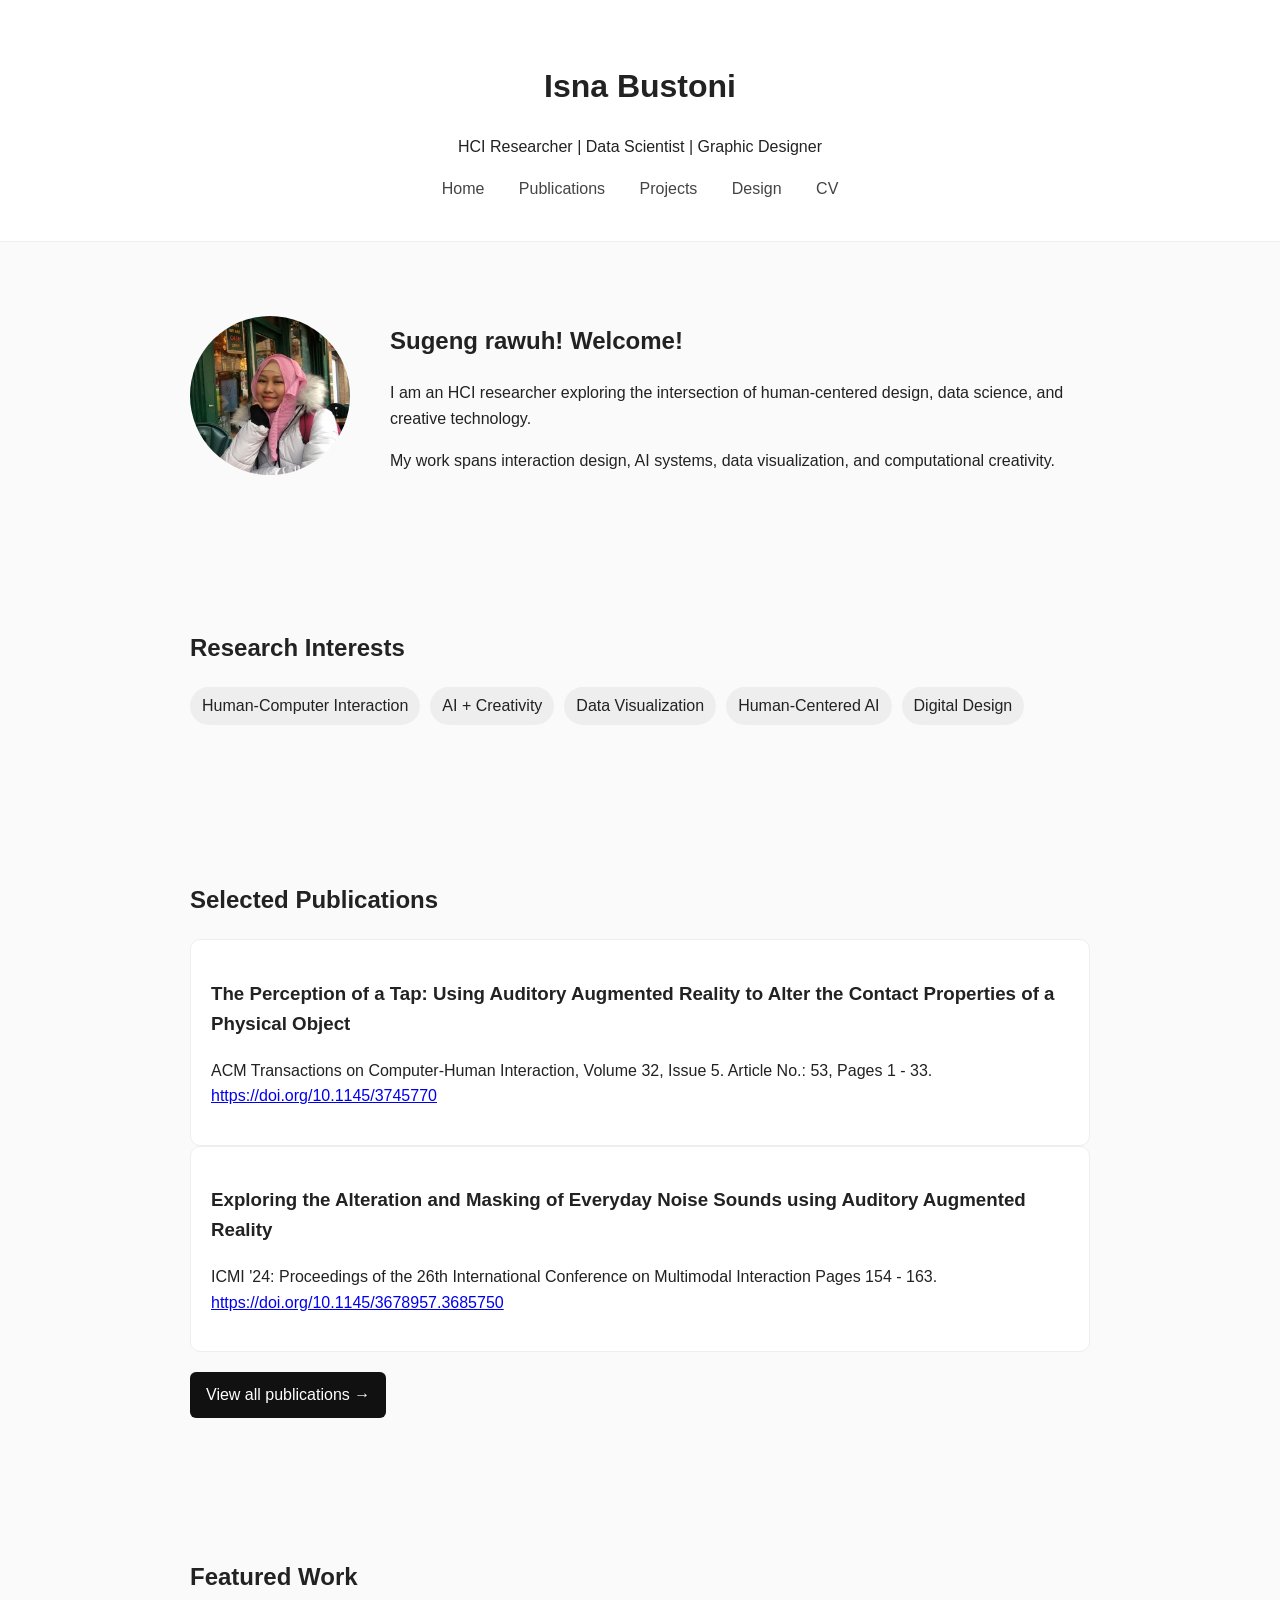
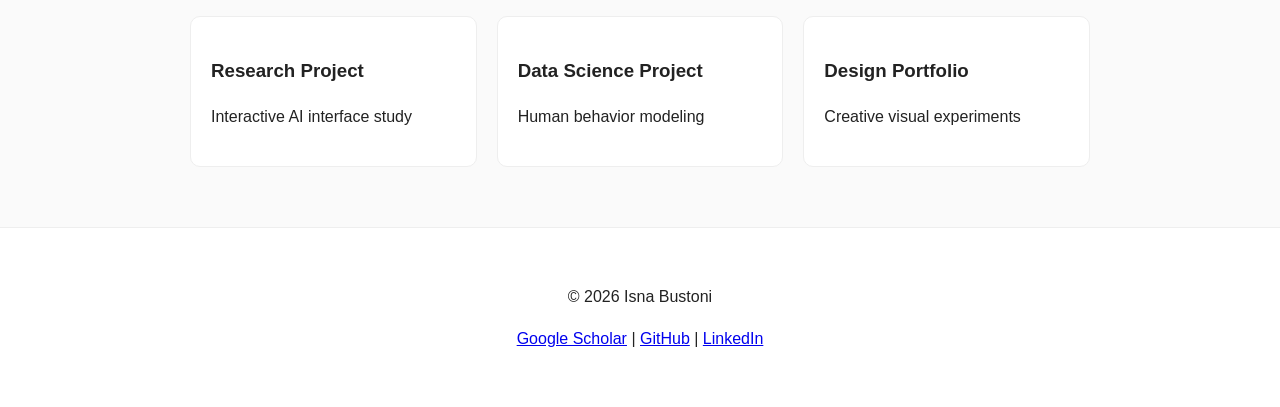
<file: index.html>
<!DOCTYPE html>
<html lang="en">
<head>
<meta charset="UTF-8">
<title>Isna Bustoni | HCI Researcher</title>
<link rel="stylesheet" href="css/style.css">
</head>

<body>

<header>
<h1>Isna Bustoni</h1>
<p>HCI Researcher | Data Scientist | Graphic Designer</p>

<nav>
<a href="index.html">Home</a>
<a href="publications.html">Publications</a>
<a href="projects.html">Projects</a>
<a href="design.html">Design</a>
<a href="cv.html">CV</a>
</nav>
</header>


<section class="hero">

<img src="images/profile.jpeg" class="profile">

<div>

<h2>Sugeng rawuh! Welcome! </h2>

<p>
I am an HCI researcher exploring the intersection of
human-centered design, data science, and creative technology.
</p>

<p>
My work spans interaction design, AI systems,
data visualization, and computational creativity.
</p>

</div>

</section>


<section>

<h2>Research Interests</h2>

<ul class="tags">
<li>Human-Computer Interaction</li>
<li>AI + Creativity</li>
<li>Data Visualization</li>
<li>Human-Centered AI</li>
<li>Digital Design</li>
</ul>

</section>


<section>

<h2>Selected Publications</h2>

<div class="card">

<h3>The Perception of a Tap: Using Auditory Augmented Reality to Alter the Contact Properties of a Physical Object</h3>
<p>ACM Transactions on Computer-Human Interaction, Volume 32, Issue 5. Article No.: 53, Pages 1 - 33.
  <a href="https://doi.org/10.1145/3745770">https://doi.org/10.1145/3745770</a> 
</p>

</div>

<div class="card">

<h3>Exploring the Alteration and Masking of Everyday Noise Sounds using Auditory Augmented Reality</h3>
<p>ICMI '24: Proceedings of the 26th International Conference on Multimodal Interaction
Pages 154 - 163. <a href="https://doi.org/10.1145/3678957.3685750">https://doi.org/10.1145/3678957.3685750</a></p>

</div>

<a class="button" href="publications.html">
View all publications →
</a>

</section>


<section>

<h2>Featured Work</h2>

<div class="grid">

<div class="card">
<h3>Research Project</h3>
<p>Interactive AI interface study</p>
</div>

<div class="card">
<h3>Data Science Project</h3>
<p>Human behavior modeling</p>
</div>

<div class="card">
<h3>Design Portfolio</h3>
<p>Creative visual experiments</p>
</div>

</div>

</section>


<footer>

<p>© 2026 Isna Bustoni</p>

<p>
<a href="https://scholar.google.com/citations?user=DyrzFsUAAAAJ&hl=id">Google Scholar</a> |
<a href="https://github.com/isnabustoni">GitHub</a> |
<a href="https://www.linkedin.com/in/isnabustoni/">LinkedIn</a>
</p>

</footer>

</body>
</html>
</file>
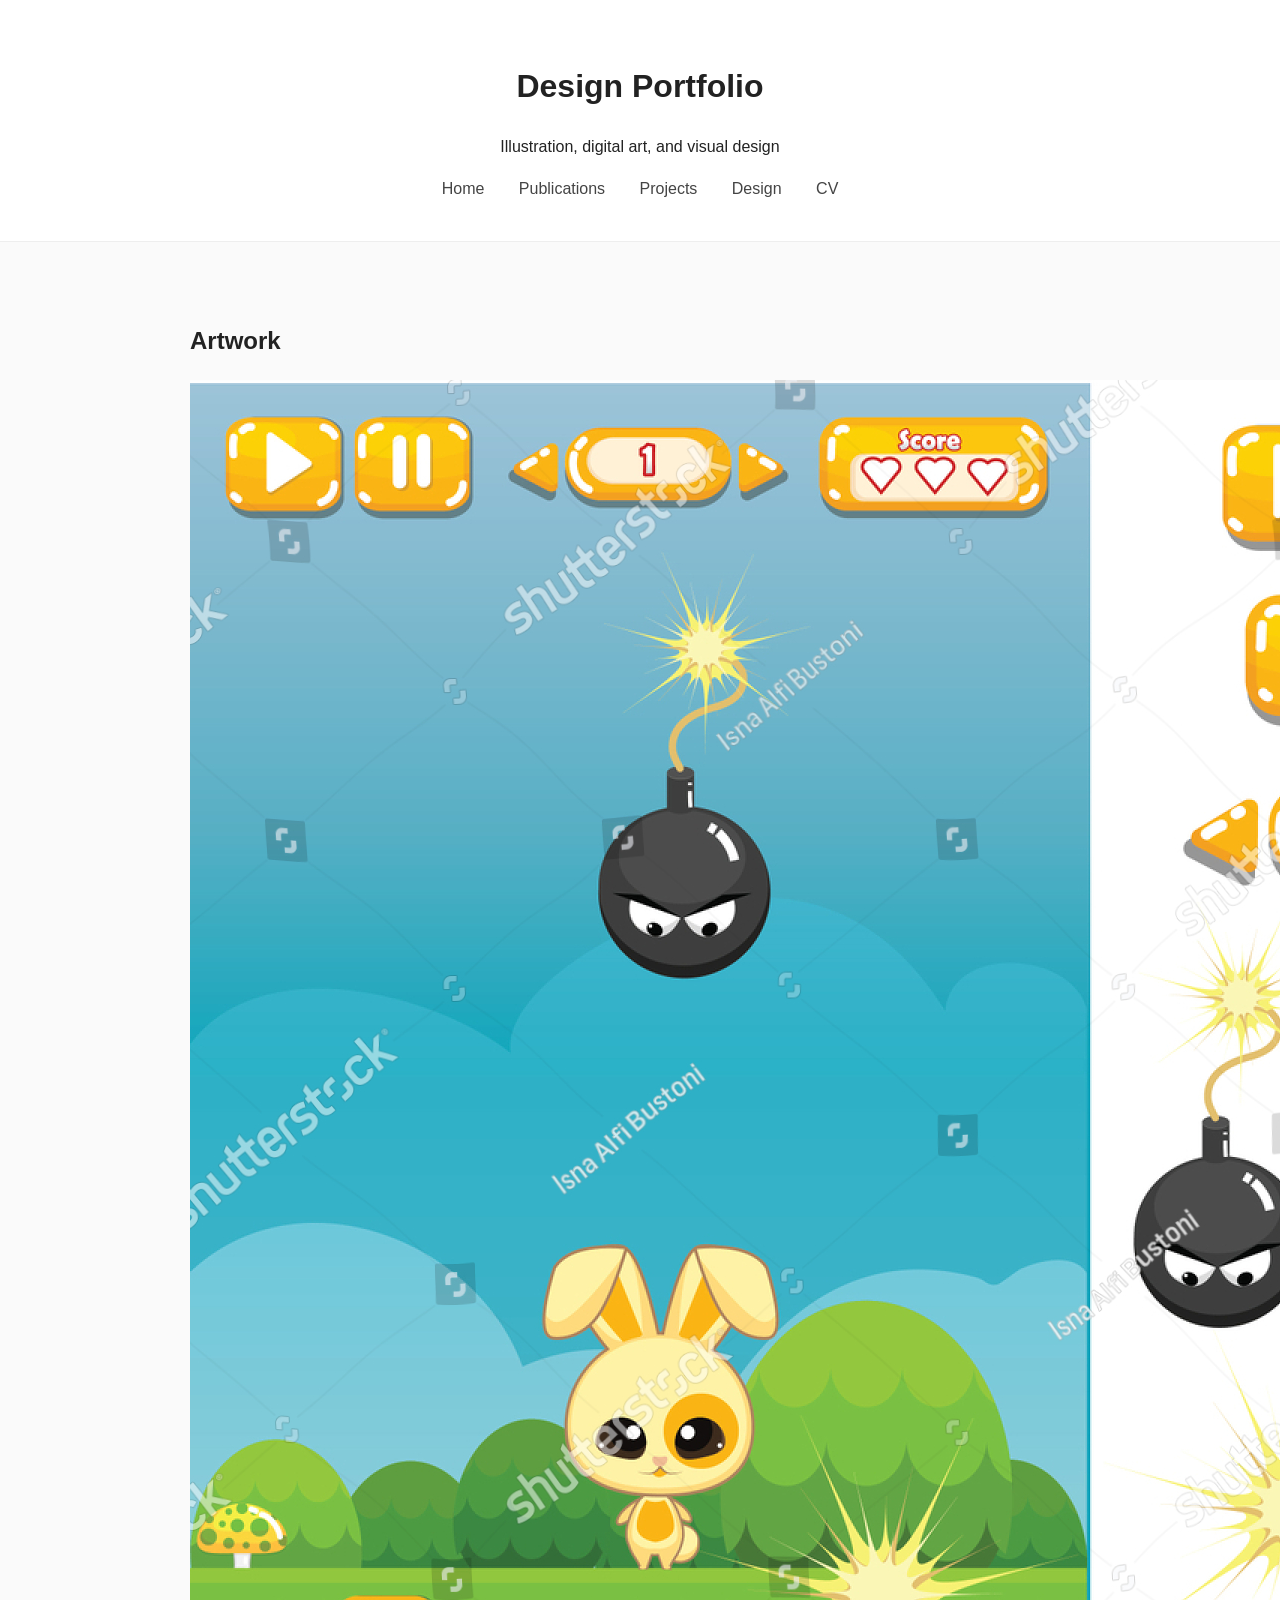
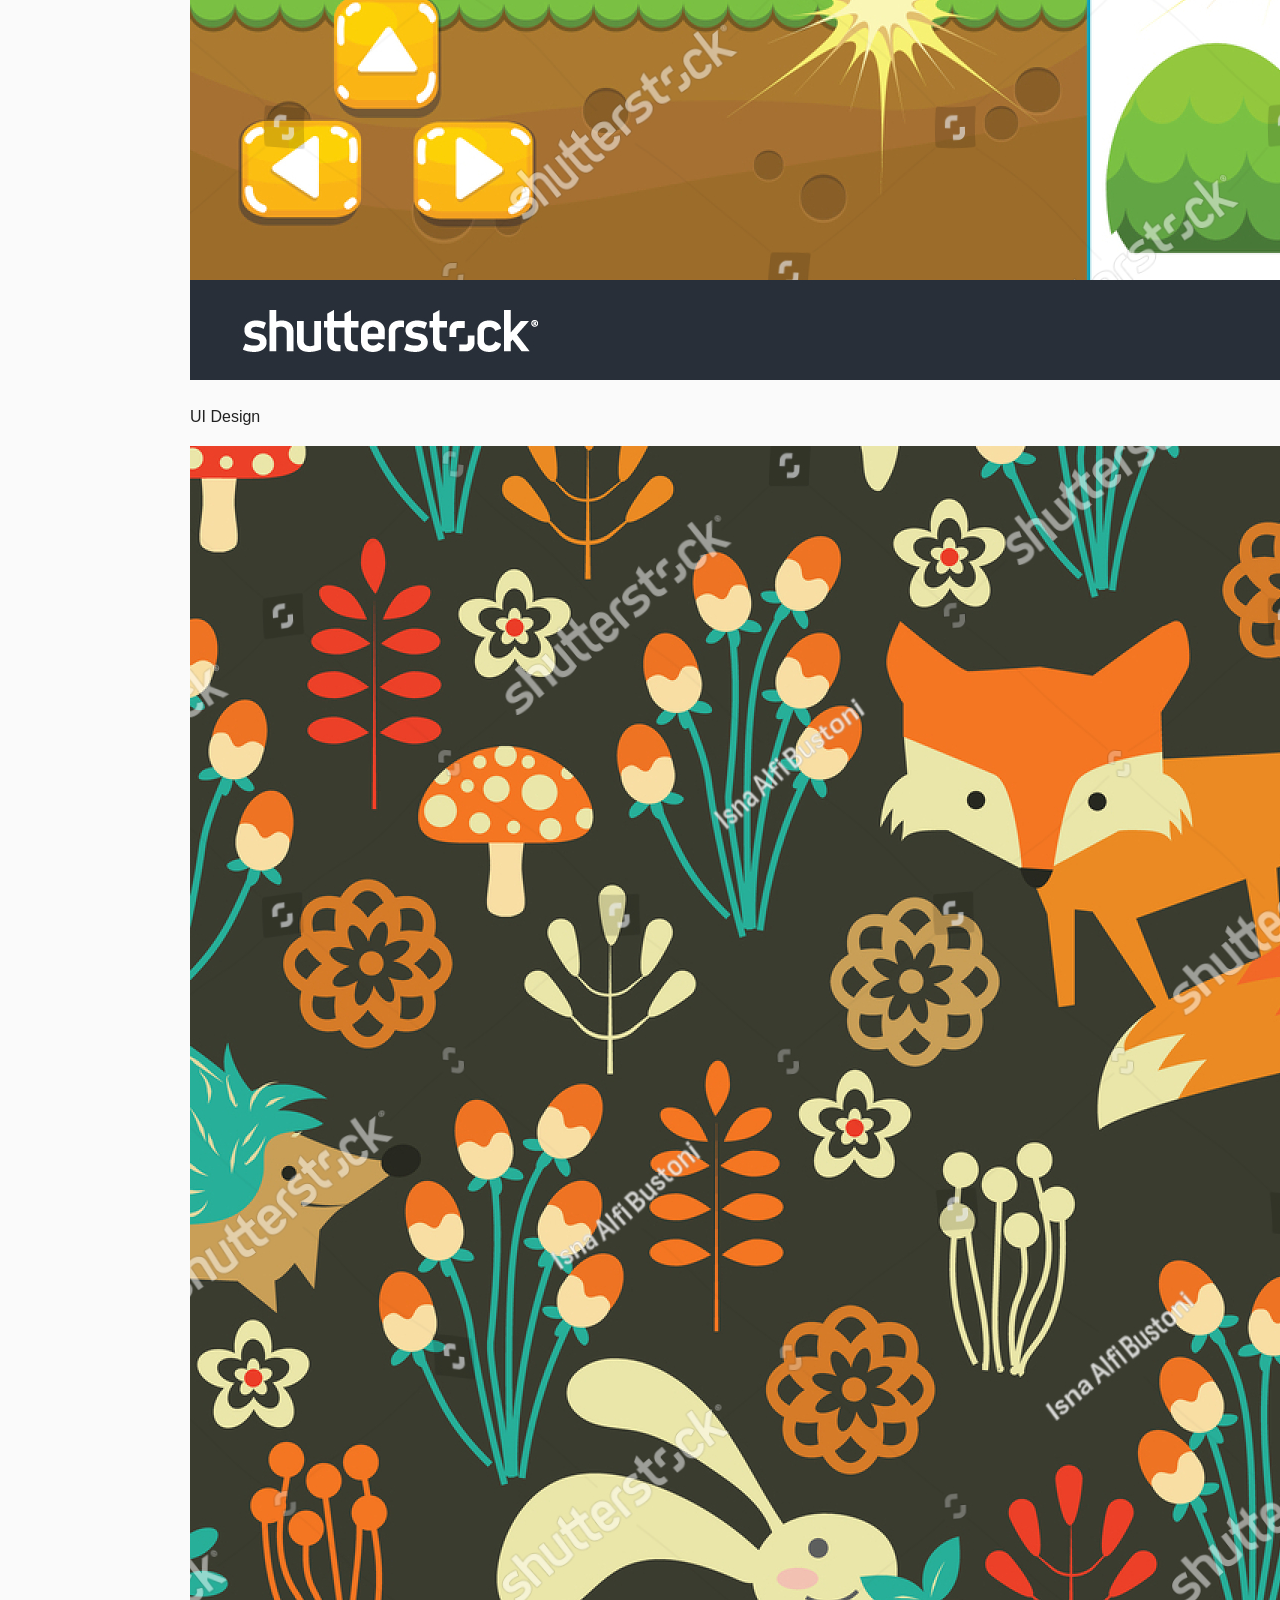
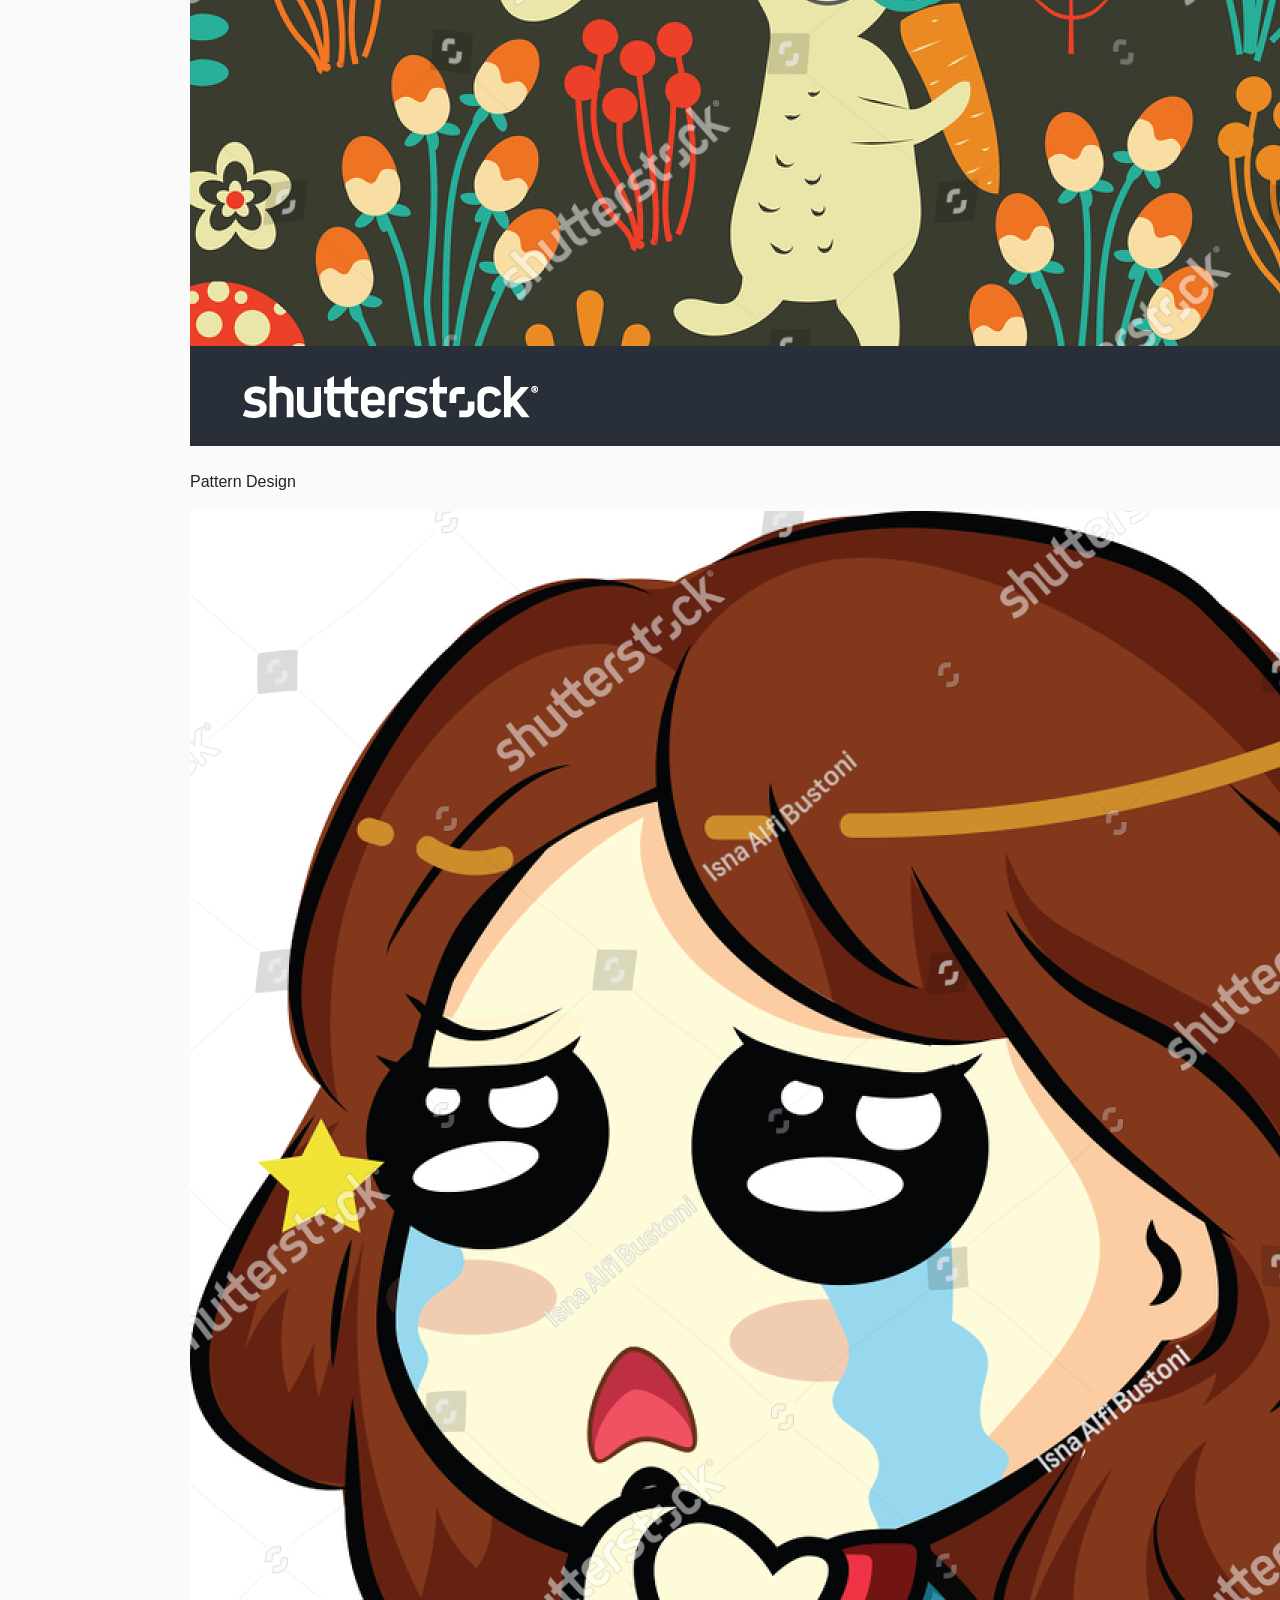
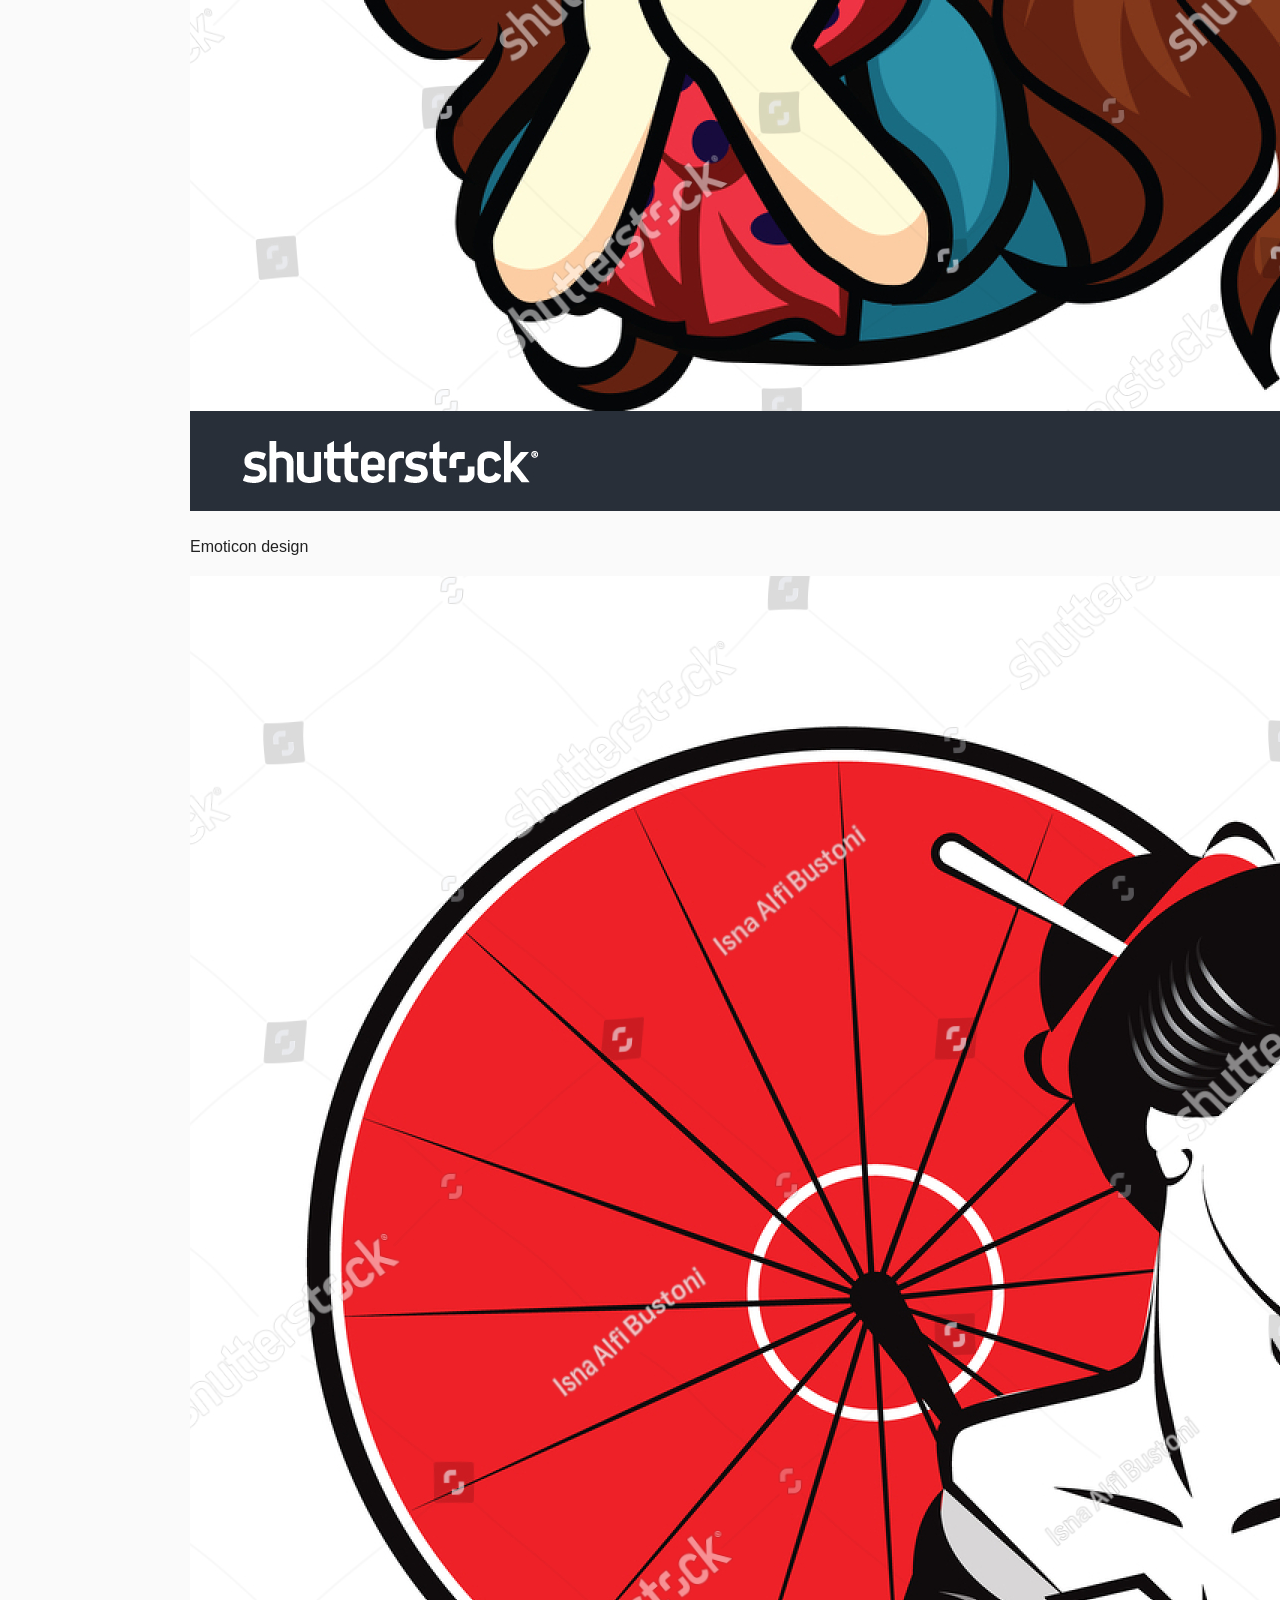
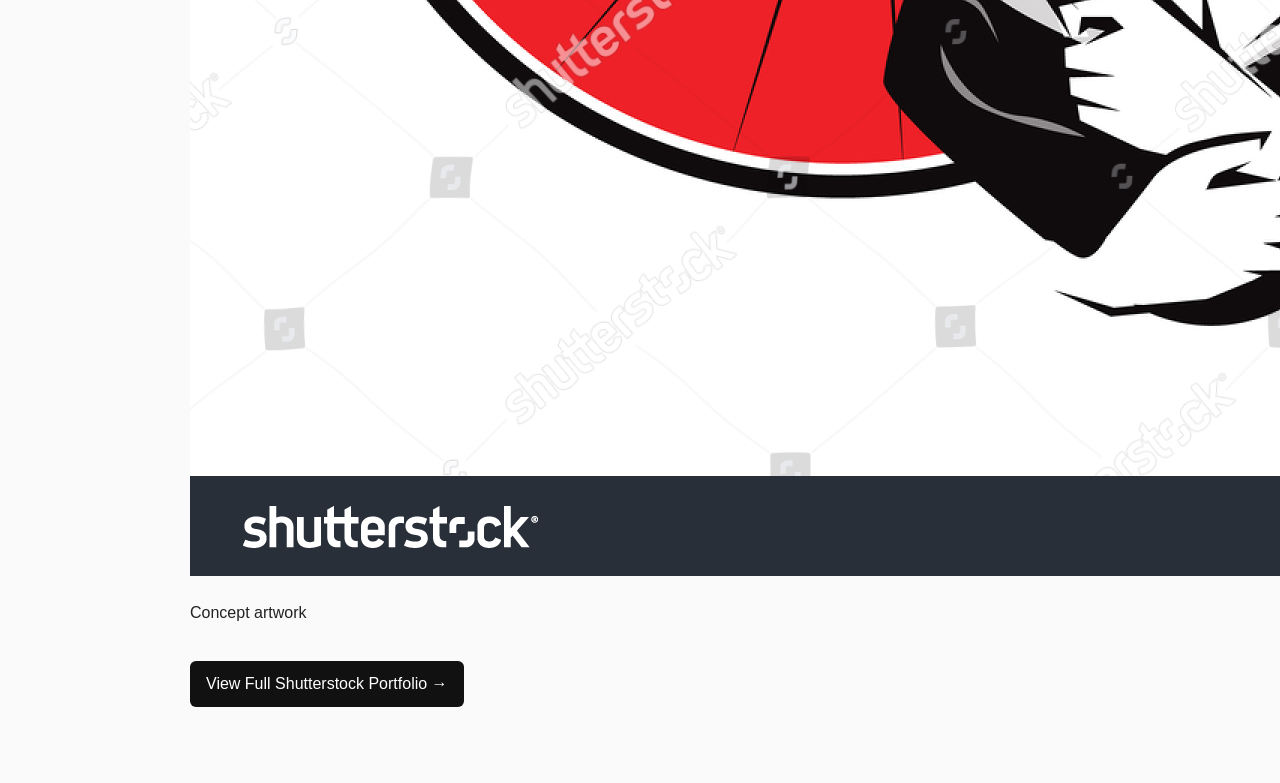
<file: design.html>
<!DOCTYPE html>
<html>
<head>

<title>Design Portfolio</title>
<link rel="stylesheet" href="css/style.css">

</head>

<body>

<header>

<h1>Design Portfolio</h1>
<p>Illustration, digital art, and visual design</p>

<nav>
<a href="index.html">Home</a>
<a href="publications.html">Publications</a>
<a href="projects.html">Projects</a>
<a href="design.html">Design</a>
<a href="cv.html">CV</a>
</nav>

</header>


<section>

<h2>Artwork</h2>

<div class="design-grid">

<div class="design-card">

<a href="https://www.shutterstock.com/g/isnaalfi" target="_blank">
<img src="images/stock-vector-bunny-jump-and-run-game-asset-user-interface-include-background-and-cute-character-1171257301.jpg">
</a>

<p>UI Design</p>

</div>

<div class="design-card">

<a href="https://www.shutterstock.com/g/isnaalfi" target="_blank">
<img src="images/stock-vector-cute-season-rabbit-fox-hedgehog-seamless-pattern-1826082653.jpg">
</a>

<p>Pattern Design</p>

</div>


<div class="design-card">

<a href="https://www.shutterstock.com/g/isnaalfi" target="_blank">
<img src="images/stock-vector-cute-crying-baby-emoticon-of-brown-haired-girl-1171434997.jpg">
</a>

<p>Emoticon design</p>

</div>


<div class="design-card">

<a href="https://www.shutterstock.com/g/isnaalfi" target="_blank">
<img src="images/stock-vector-beautiful-japanese-geisha-with-red-umbrella-vector-illustration-1826204852.jpg">
</a>

<p>Concept artwork</p>

</div>

</div>

<p class="center">
<a class="button" href="https://www.shutterstock.com/g/isnaalfi" target="_blank">
View Full Shutterstock Portfolio →
</a>
</p>

</section>

</body>
</html>
</file>
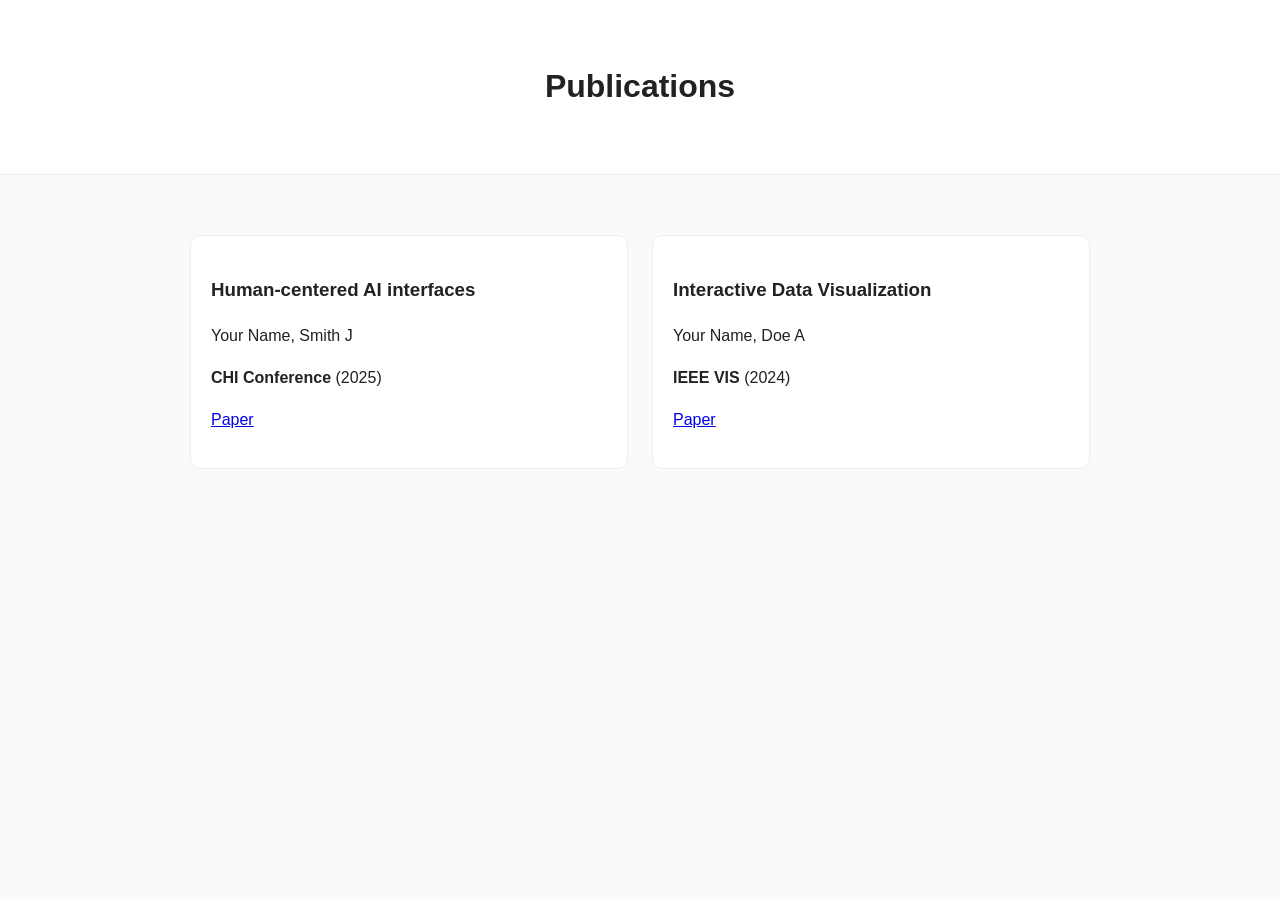
<file: publication.html>
<!DOCTYPE html>
<html>
<head>

<title>Publications</title>
<link rel="stylesheet" href="css/style.css">

</head>

<body>

<header>
<h1>Publications</h1>
</header>

<section>

<div id="pub-list"></div>

</section>


<script>

fetch("data/publications.json")
.then(response => response.json())
.then(data => {

const container = document.getElementById("pub-list");

data.forEach(pub => {

const div = document.createElement("div");
div.className = "card";

div.innerHTML = `
<h3>${pub.title}</h3>
<p>${pub.authors}</p>
<p><b>${pub.venue}</b> (${pub.year})</p>
<p><a href="${pub.link}">Paper</a></p>
`;

container.appendChild(div);

});

});

</script>

</body>
</html>
</file>
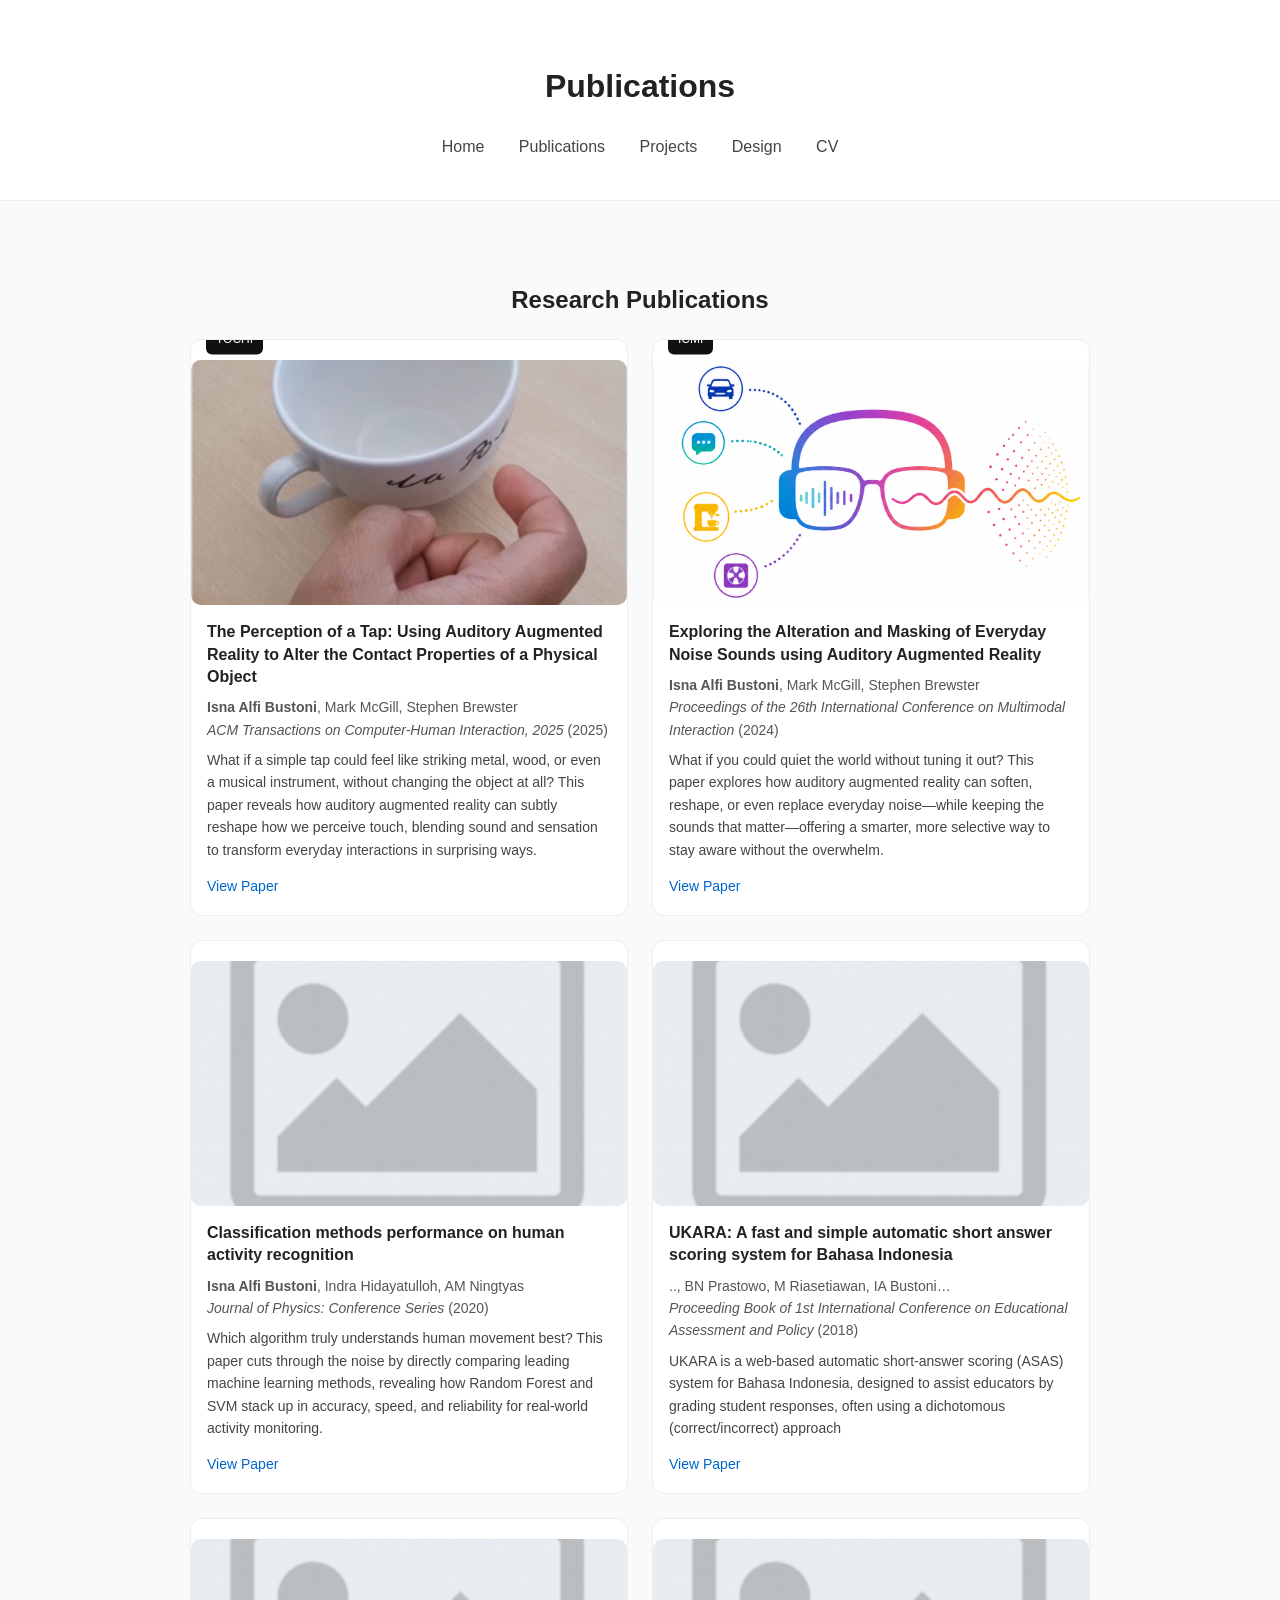
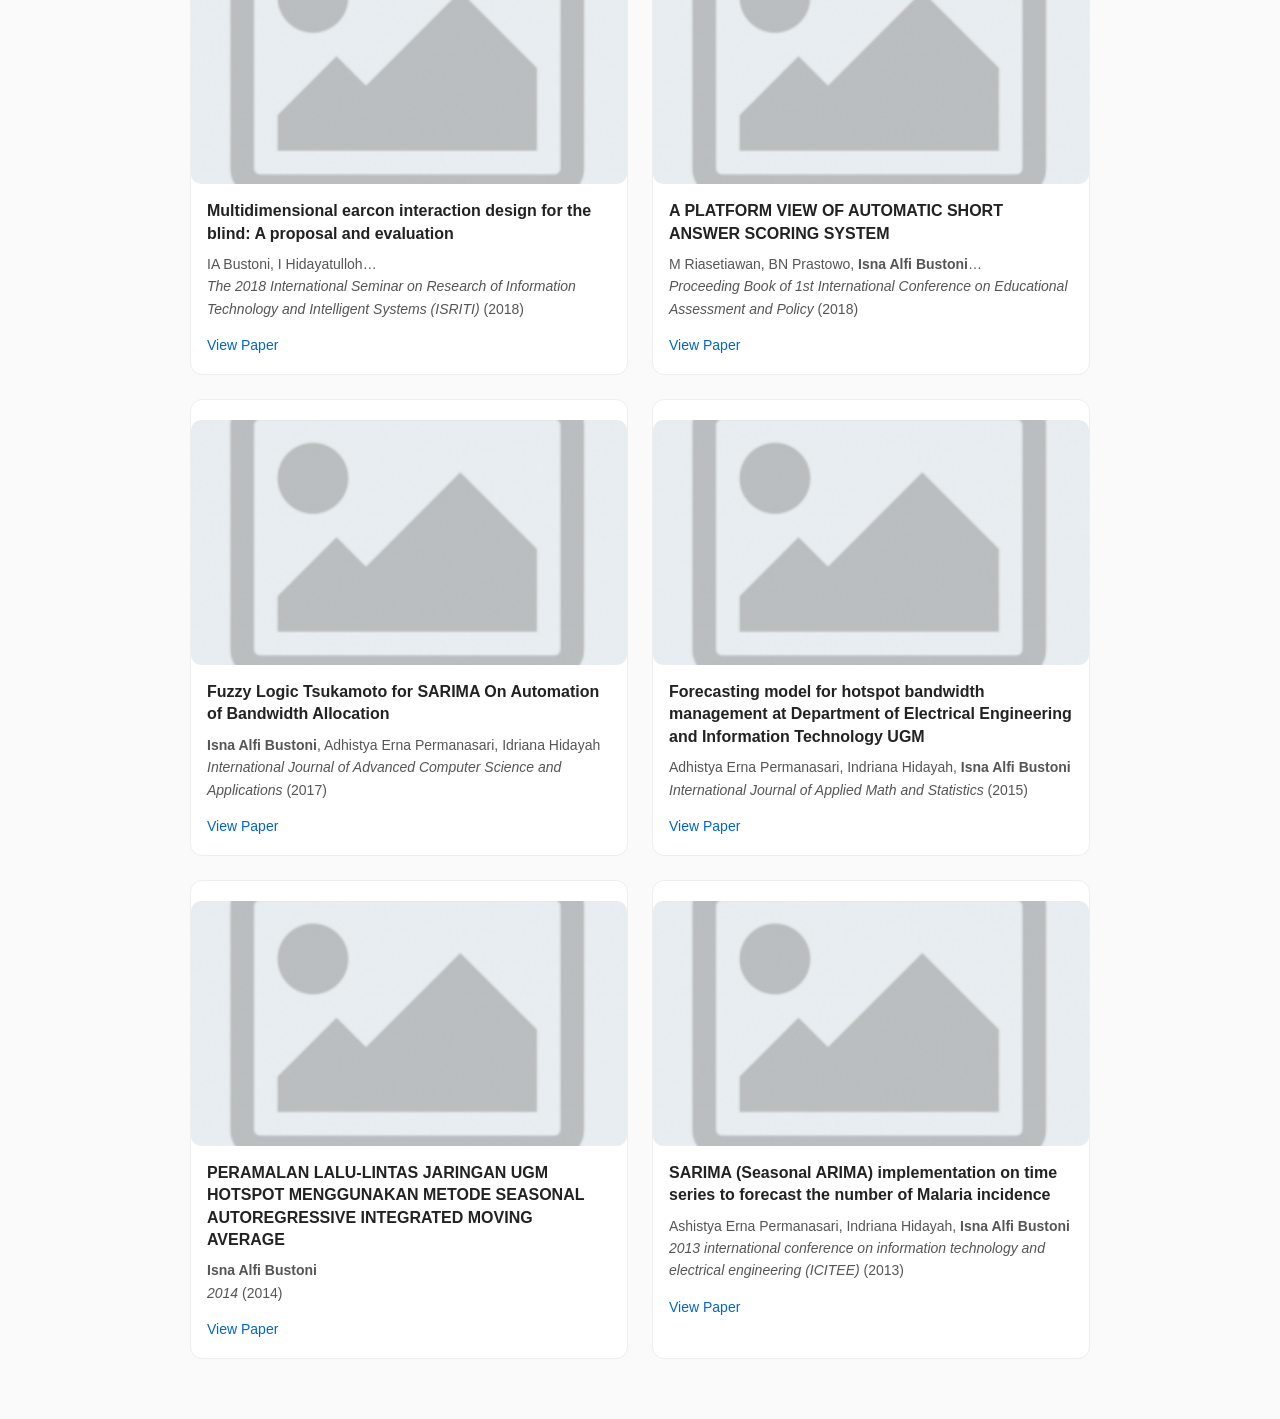
<file: publications.html>
<!DOCTYPE html>
<html>

<head>
<meta charset="UTF-8">
<title>Publications</title>
<link rel="stylesheet" href="css/style.css">
</head>

<body>

<header>
<h1>Publications</h1>

<nav>
<a href="index.html">Home</a>
<a href="publications.html">Publications</a>
<a href="projects.html">Projects</a>
<a href="design.html">Design</a>
<a href="cv.html">CV</a>
</nav>
</header>

<section>

<h2 style="text-align:center;">Research Publications</h2>

<div id="pub-list"></div>

</section>

<script>

fetch("data/google_scholar.json")
.then(response => response.json())
.then(data => {

  const container = document.getElementById("pub-list");

  // sort newest first
  data.sort((a,b) => b.year - a.year);

  data.forEach(pub => {

    const div = document.createElement("div");
    div.className = "pub-card";

    // highlight your name
    let authors = pub.authors || "";
    authors = authors.replace("Isna Alfi Bustoni", "<strong>Isna Alfi Bustoni</strong>");

    // thumbnail fallback
    const thumbnail = pub.thumbnail || "images/default.png";
    const tag = pub.tag || "";

    div.innerHTML = `
      ${tag ? `<div class="pub-tag">${tag}</div>` : ""}
    
      <div class="pub-thumb">
        <img src="${thumbnail}" alt="thumbnail">
      </div>
    
      <div class="pub-content">
    
        <div class="pub-title">
          ${pub.title}
        </div>
    
        <div class="pub-meta">
          ${authors}<br>
          <i>${pub.venue}</i> (${pub.year})
        </div>
    
        <div class="pub-desc">
          ${pub.description || ""}
        </div>
    
        <div class="pub-links">
          <a href="${pub.link}" target="_blank">View Paper</a>
        </div>
    
      </div>
    `;



    
    // const thumbnail = pub.thumbnail || "images/default.jpg";

    // div.innerHTML = `
    //   <div class="pub-thumb">
    //     <img src="${thumbnail}" alt="thumbnail">
    //   </div>

    //   <div class="pub-content">

    //     <div class="pub-title">
    //       ${pub.title}
    //     </div>

    //     <div class="pub-meta">
    //       ${authors}<br>
    //       <i>${pub.venue || ""}</i> (${pub.year || ""})
    //     </div>

    //     <div class="pub-desc">
    //       ${pub.description || "Research in HCI, AI, or data-driven systems."}
    //     </div>

    //     <div class="pub-links">
    //       <a href="${pub.link}" target="_blank">View Paper</a>
    //     </div>

    //   </div>
    // `;

    container.appendChild(div);

  });

})
.catch(error => console.error("Error loading publications:", error));

</script>

</body>
</html>
</file>
<file: css/style.css>
body{
font-family: -apple-system, BlinkMacSystemFont, sans-serif;
margin:0;
line-height:1.6;
background:#fafafa;
color:#222;
}

header{
text-align:center;
padding:40px;
background:white;
border-bottom:1px solid #eee;
}

nav a{
margin:0 15px;
text-decoration:none;
color:#444;
font-weight:500;
}

.hero{
display:flex;
align-items:center;
justify-content:center;
gap:40px;
padding:60px;
}

.profile{
width:160px;
border-radius:50%;
}

section{
max-width:900px;
margin:auto;
padding:60px 20px;
}

.grid{
display:grid;
grid-template-columns:repeat(auto-fit,minmax(250px,1fr));
gap:20px;
}

.card{
background:white;
padding:20px;
border-radius:10px;
border:1px solid #eee;
}

.button{
display:inline-block;
margin-top:20px;
padding:10px 16px;
background:#111;
color:white;
text-decoration:none;
border-radius:6px;
}

.tags{
display:flex;
flex-wrap:wrap;
gap:10px;
list-style:none;
padding:0;
}

.tags li{
background:#eee;
padding:6px 12px;
border-radius:20px;
}

footer{
text-align:center;
padding:40px;
background:white;
border-top:1px solid #eee;
}
/* ===== Publications Grid ===== */

#pub-list{
display:grid;
grid-template-columns:repeat(auto-fit, minmax(320px, 1fr));
gap:24px;
}

/* #pub-list{
display:grid;
grid-template-columns:repeat(3, 1fr);
gap:24px;
} */

/* ===== Card ===== */

.pub-card{
display:block;
background:white;
border:1px solid #eee;
border-radius:12px;
overflow:hidden;
transition:0.25s ease;
}

.pub-card:hover{
transform:translateY(-5px);
box-shadow:0 10px 24px rgba(0,0,0,0.08);
}

/* ===== Thumbnail ===== */

/* Make thumbnail relative */

/* Card needs relative positioning */
.pub-card{
position:relative;
padding-top:20px;
}

.pub-tag{
position:absolute;
top:0;
left:15px;
transform:translateY(-50%);
background:#111;
color:white;
font-size:12px;
padding:5px 10px;
border-radius:6px;
z-index:2;
}

.pub-tag.TOCHI { background:#e63946; }
.pub-tag.ICMI { background:#457b9d; }
.pub-tag.ai { background:#2a9d8f; }
.pub-tag.design { background:#9d4edd; }


.pub-thumb{
width:100%;
aspect-ratio:16 / 9;   /* landscape */
overflow:hidden;
background:#ddd;
border-radius:10px;
}

.pub-thumb img{
width:100%;
height:100%;
object-fit:cover;
display:block;
}

.pub-card:hover .pub-thumb img{
transform:scale(1.05);
}

/* ===== Content ===== */

.pub-content{
padding:16px;
}

.pub-title{
font-weight:600;
font-size:16px;
margin-bottom:8px;
line-height:1.4;
}

.pub-meta{
font-size:14px;
color:#555;
margin-bottom:8px;
}

.pub-desc{
font-size:14px;
color:#444;
margin-bottom:12px;
}

/* ===== Links ===== */

.pub-links a{
text-decoration:none;
font-size:14px;
color:#0066cc;
font-weight:500;
}

.pub-links a:hover{
text-decoration:underline;
}

/* ===== Responsive ===== */

@media (max-width:768px){
#pub-list{
grid-template-columns:1fr;
}
}

/* @media (max-width:1200px){
  #pub-list{
    grid-template-columns:repeat(2, 1fr);
  }
} */
</file>
